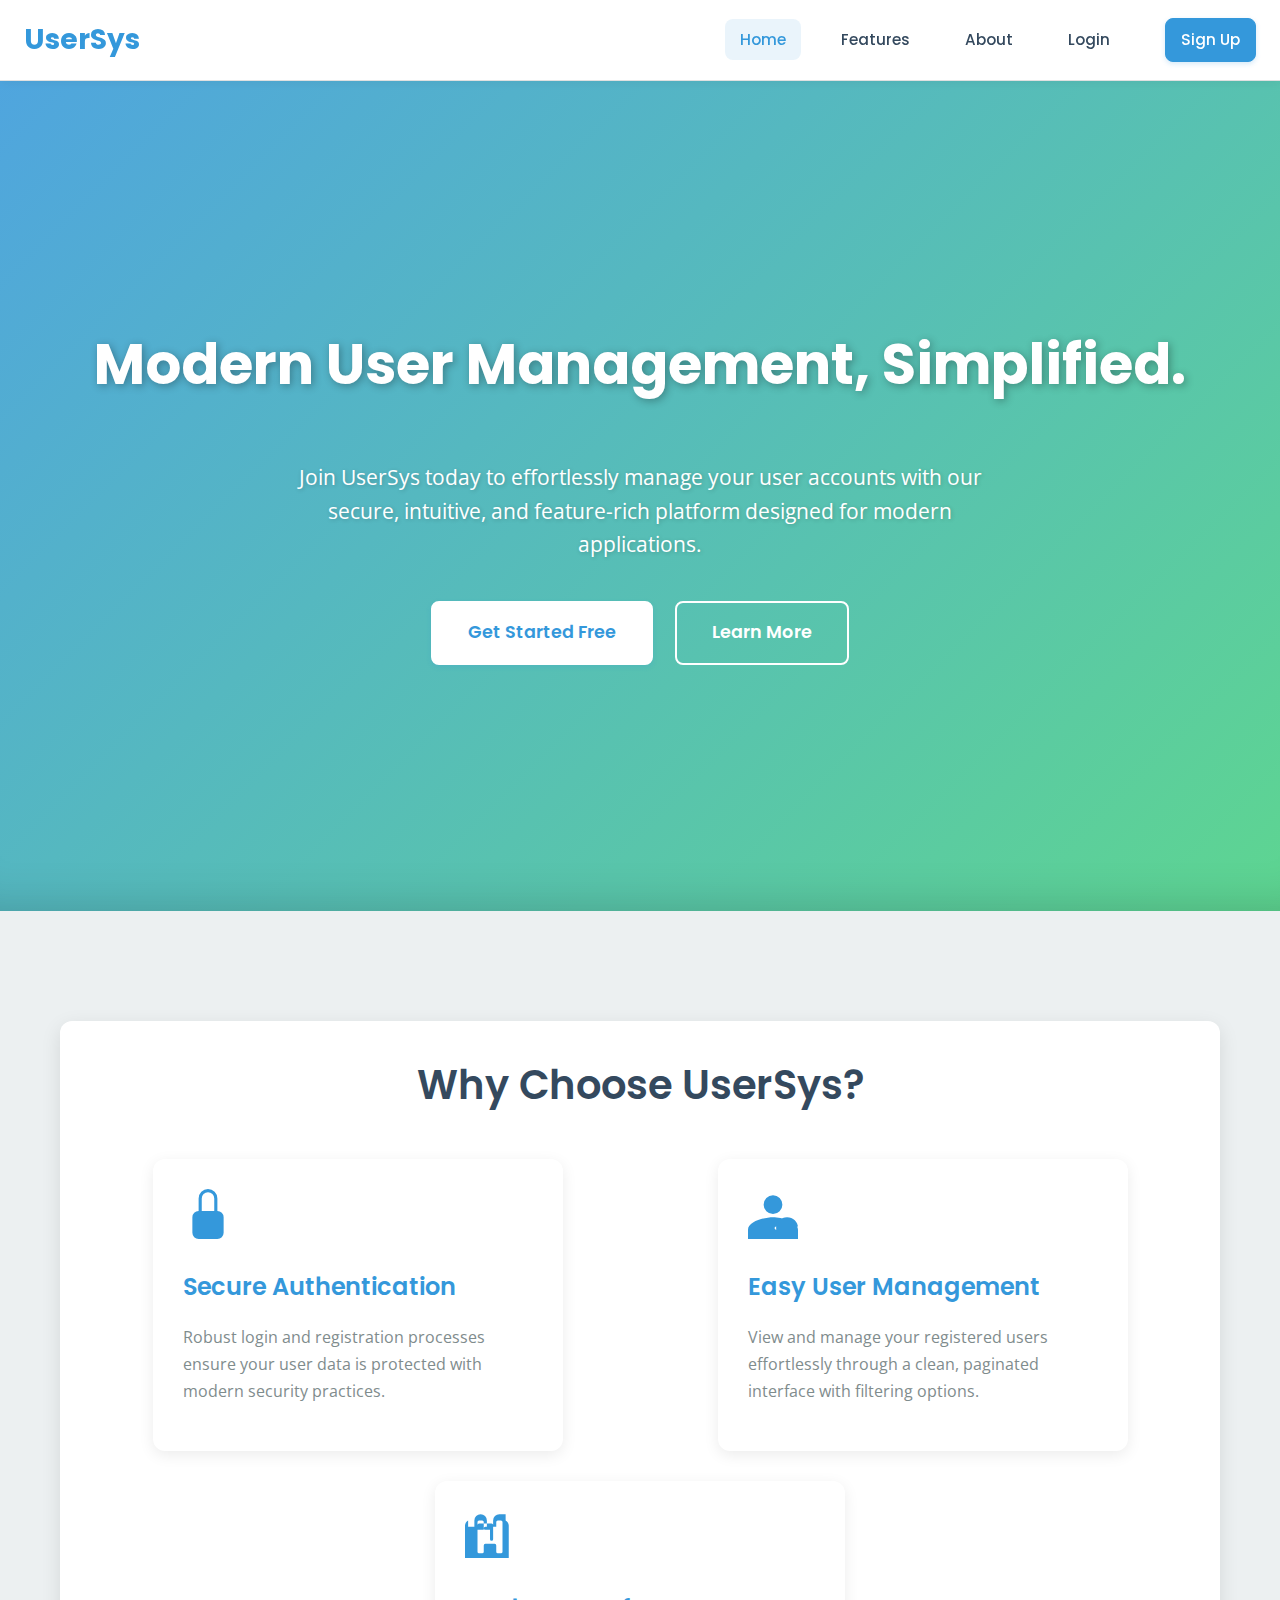
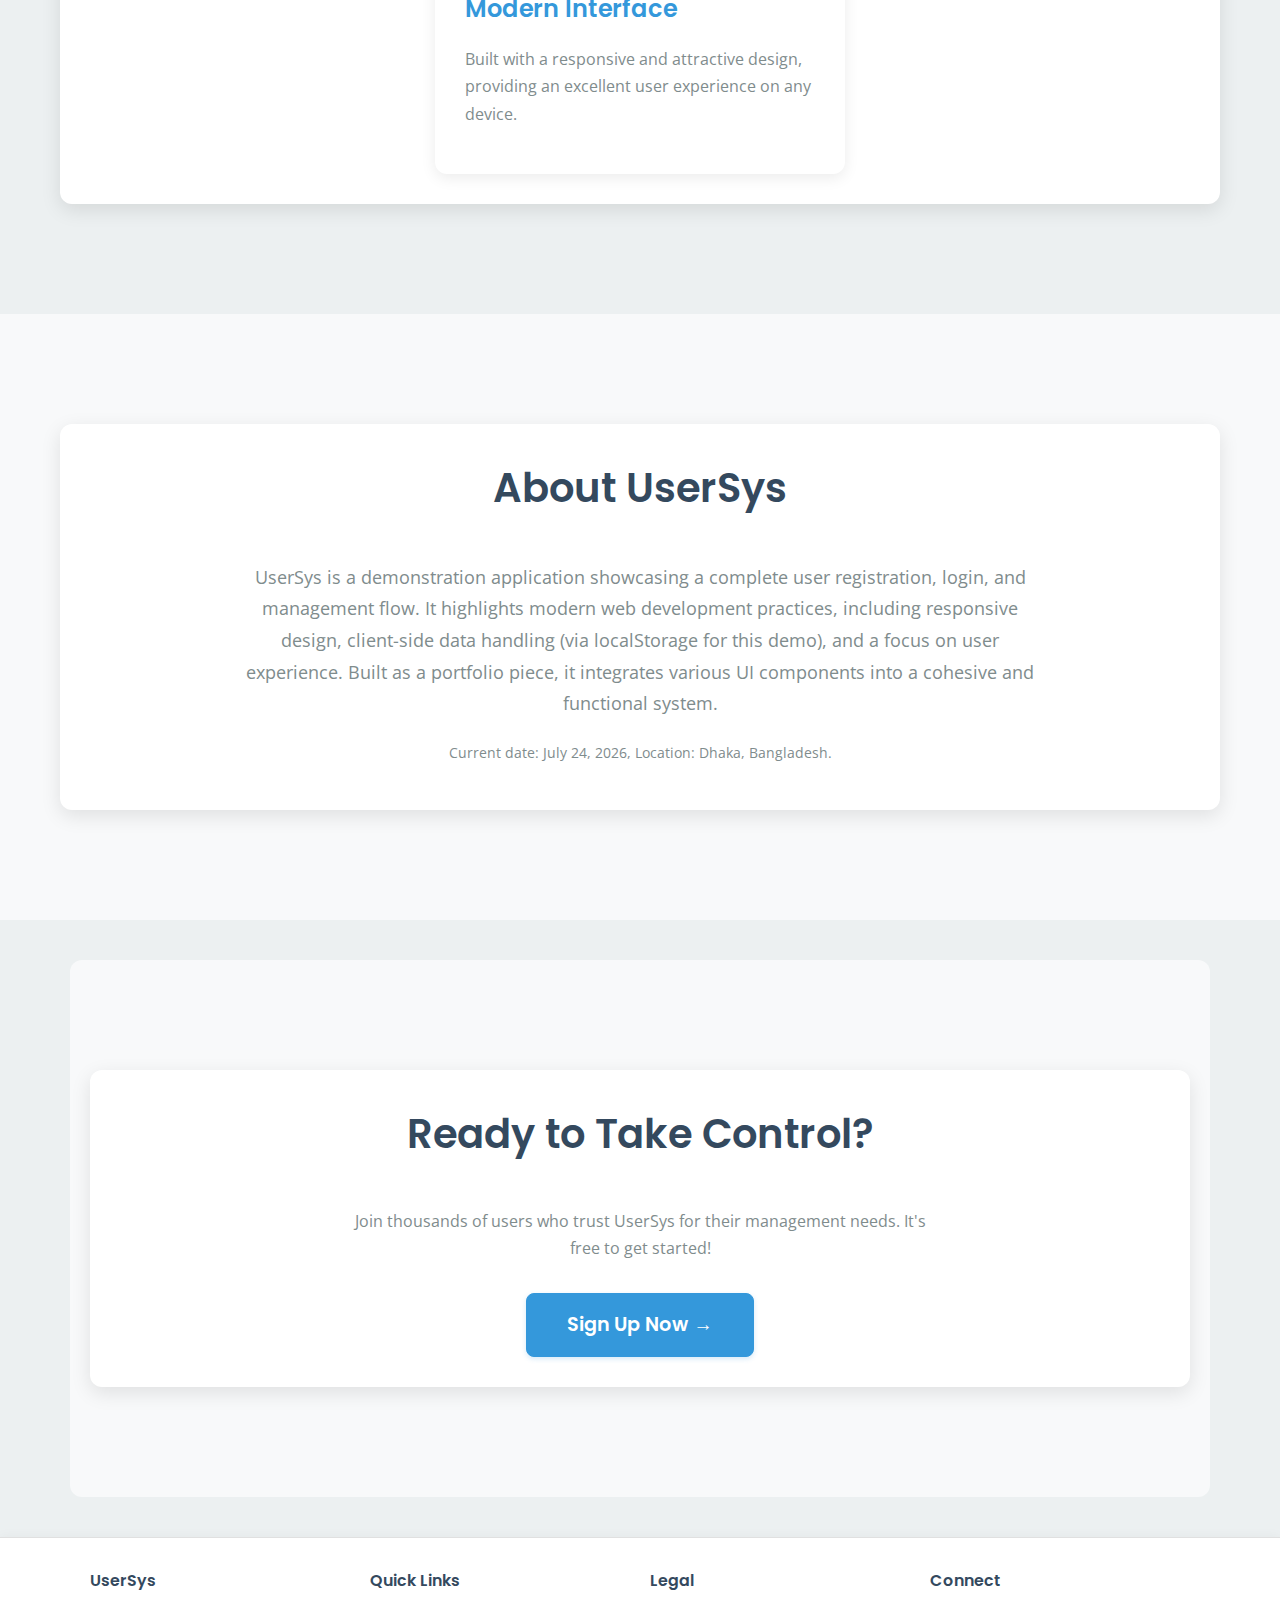
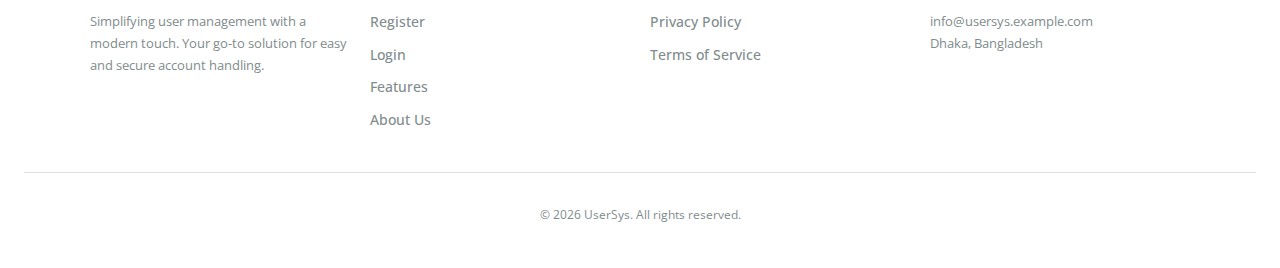
<file: index.html>
<!DOCTYPE html>
<html lang="en">
<head>
    <meta charset="UTF-8">
    <meta name="viewport" content="width=device-width, initial-scale=1.0">
    <title>Welcome to UserSys - Modern User Management</title>
    <link rel="stylesheet" href="css/style.css"> <style>
        /* Homepage-specific styles */
        .hero-section {
            background: linear-gradient(135deg, rgba(52, 152, 219, 0.85), rgba(46, 204, 113, 0.75)), url('https://images.unsplash.com/photo-1522071820081-009f0129c71c?ixlib=rb-4.0.3&ixid=M3wxMjA3fDB8MHxzZWFyY2h8NHx8dGVhbSUyMGNvbGxhYm9yYXRpb258ZW58MHx8MHx8fDA%3D&auto=format&fit=crop&w=1400&q=80') no-repeat center center;
            /* Replace with your own image or keep the gradient only */
            /* background: linear-gradient(135deg, var(--color-primary), var(--color-secondary)); */
            background-size: cover;
            color: #fff;
            padding: 100px 20px;
            text-align: center;
            min-height: 70vh; /* Ensure it takes a good portion of the viewport */
            display: flex;
            flex-direction: column;
            justify-content: center;
            align-items: center;
            box-shadow: inset 0 -50px 50px -50px rgba(0,0,0,0.2); /* Subtle inner shadow at bottom */
        }
        .hero-section h1 {
            font-size: 3.5em; /* Larger hero title */
            font-weight: 700;
            margin-bottom: 0.5em;
            color: #fff; /* Ensure white color for hero title */
            text-shadow: 2px 2px 8px rgba(0,0,0,0.3); /* Text shadow for readability */
        }
        .hero-section p {
            font-size: 1.3em; /* Larger hero subtitle */
            margin-bottom: 1.5em;
            max-width: 700px;
            line-height: 1.6;
            font-weight: 400;
            text-shadow: 1px 1px 4px rgba(0,0,0,0.2);
        }
        .hero-section .button {
            margin: 0.5em;
            padding: 15px 35px; /* Larger CTA buttons */
            font-size: 1.1em;
        }
        .hero-section .primary-button {
            background-color: var(--color-bg-container); /* White button */
            color: var(--color-primary); /* Blue text */
            border: 2px solid var(--color-bg-container);
        }
         .hero-section .primary-button:hover {
            background-color: transparent;
            color: var(--color-bg-container);
            border-color: var(--color-bg-container);
        }
        .hero-section .secondary-button {
            background-color: transparent;
            color: #fff;
            border: 2px solid #fff;
        }
        .hero-section .secondary-button:hover {
            background-color: #fff;
            color: var(--color-primary);
        }

        .features-section, .about-section, .cta-section {
            padding: 80px 20px; /* More vertical padding */
            text-align: center;
        }
        .features-section h2, .about-section h2, .cta-section h2 {
            font-size: 2.5em; /* Larger section titles */
            margin-bottom: 1em;
            color: var(--color-text);
        }
        .features-grid {
            display: flex;
            justify-content: space-around;
            flex-wrap: wrap;
            gap: 30px; /* Spacing between feature items */
            margin-top: 40px;
        }
        .feature-item {
            background-color: var(--color-bg-container);
            padding: 30px;
            border-radius: var(--border-radius-lg);
            box-shadow: var(--shadow-soft);
            flex: 1 1 300px; /* Flex properties for responsiveness */
            max-width: 350px;
            text-align: left; /* Align text left within feature item */
            transition: transform 0.3s ease, box-shadow 0.3s ease;
        }
        .feature-item:hover {
            transform: translateY(-10px);
            box-shadow: var(--shadow-medium);
        }
        .feature-item svg { /* Placeholder for icons */
            width: 50px;
            height: 50px;
            margin-bottom: 20px;
            color: var(--color-primary);
        }
        .feature-item h3 {
            font-size: 1.5em;
            margin-bottom: 0.5em;
            font-family: var(--font-primary);
            color: var(--color-primary);
        }
        .feature-item p {
            font-size: 1em;
            color: var(--color-text-light);
            line-height: 1.7;
        }
        .about-section p {
            font-size: 1.1em;
            max-width: 800px;
            margin-left: auto;
            margin-right: auto;
            color: var(--color-text-light);
            line-height: 1.8;
        }
        .cta-section {
            background-color: var(--color-bg-input); /* Light background for CTA */
            border-radius: var(--border-radius-lg);
            margin: 40px auto;
            max-width: 1100px; /* Match container width */
        }
        .cta-section .button {
            padding: 15px 40px;
            font-size: 1.2em;
        }

        /* Ensure navigation on homepage is styled correctly */
        .navigation .nav-links a.active-nav { /* Overwrite if any other page script adds it */
             background-color: transparent;
             color: var(--color-text); /* Default state for home */
        }
        /* Specific active state for homepage "Home" link if we add one */
         .navigation .nav-links a[href="index.html"].active-nav {
             color: var(--color-primary);
             background-color: rgba(52, 152, 219, 0.1);
         }

    </style>
</head>
<body>

    <nav class="navigation">
        <a href="index.html" class="nav-logo">UserSys</a>
        <ul class="nav-links">
            <li><a href="index.html" class="link-text active-nav">Home</a></li> <li><a href="#features-section" class="link-text">Features</a></li>
            <li><a href="#about-section" class="link-text">About</a></li>
            <li><a href="login.html" class="link-text">Login</a></li>
            <li><a href="register.html" class="button primary-button" style="padding: 8px 15px; margin-left: 15px;">Sign Up</a></li> </ul>
    </nav>

    <section class="hero-section">
        <h1>Modern User Management, Simplified.</h1>
        <p>Join UserSys today to effortlessly manage your user accounts with our secure, intuitive, and feature-rich platform designed for modern applications.</p>
        <div>
            <a href="register.html" class="button primary-button">Get Started Free</a>
            <a href="#features-section" class="button secondary-button">Learn More</a>
        </div>
    </section>

    <main> <section id="features-section" class="features-section">
            <div class="container"> <h2>Why Choose UserSys?</h2>
                <div class="features-grid">
                    <div class="feature-item">
                        <svg xmlns="http://www.w3.org/2000/svg" fill="currentColor" viewBox="0 0 16 16"> <path d="M8 1a2 2 0 0 1 2 2v4H6V3a2 2 0 0 1 2-2zm3 6V3a3 3 0 0 0-6 0v4a2 2 0 0 0-2 2v5a2 2 0 0 0 2 2h6a2 2 0 0 0 2-2V9a2 2 0 0 0-2-2z"/> </svg>
                        <h3>Secure Authentication</h3>
                        <p>Robust login and registration processes ensure your user data is protected with modern security practices.</p>
                    </div>
                    <div class="feature-item">
                        <svg xmlns="http://www.w3.org/2000/svg" fill="currentColor" viewBox="0 0 16 16"> <path d="M12.5 16a3.5 3.5 0 1 0 0-7 3.5 3.5 0 0 0 0 7Zm.5-5v1h3a.5.5 0 0 1 0 1h-3v1a.5.5 0 0 1-1 0v-1h-3a.5.5 0 0 1 0-1h3v-1a.5.5 0 0 1 1 0ZM8 8a3 3 0 1 0 0-6 3 3 0 0 0 0 6Zm0 1c-2.67 0-8 1.34-8 4v3h16v-3c0-2.66-5.33-4-8-4Z"/> </svg>
                        <h3>Easy User Management</h3>
                        <p>View and manage your registered users effortlessly through a clean, paginated interface with filtering options.</p>
                    </div>
                    <div class="feature-item">
                        <svg xmlns="http://www.w3.org/2000/svg" fill="currentColor" viewBox="0 0 16 16"> <path d="M11 1a2 2 0 0 0-2 2v2H7V3a2 2 0 0 0-4 0v2H1V3a2 2 0 0 0-1 1.732V15h14V4.732A2 2 0 0 0 13 3V1Zm-5.5 3h3a.5.5 0 0 1 .5.5V9a.5.5 0 0 1-1 0V6h-1.5a.5.5 0 0 1 0-1H10V3.5a.5.5 0 0 1 .5-.5h1a.5.5 0 0 1 .5.5V13a.5.5 0 0 1-.5.5h-1a.5.5 0 0 1-.5-.5v-2a.5.5 0 0 0-.5-.5h-3a.5.5 0 0 0-.5.5v2a.5.5 0 0 1-.5.5h-1a.5.5 0 0 1-.5-.5V3.5a.5.5 0 0 1 .5-.5h1a.5.5 0 0 1 .5.5V6H4V4.5a.5.5 0 0 1 .5-.5h1Z"/> </svg>
                        <h3>Modern Interface</h3>
                        <p>Built with a responsive and attractive design, providing an excellent user experience on any device.</p>
                    </div>
                </div>
            </div>
        </section>

        <section id="about-section" class="about-section" style="background-color: var(--color-bg-input);">
            <div class="container">
                <h2>About UserSys</h2>
                <p>UserSys is a demonstration application showcasing a complete user registration, login, and management flow. It highlights modern web development practices, including responsive design, client-side data handling (via localStorage for this demo), and a focus on user experience. Built as a portfolio piece, it integrates various UI components into a cohesive and functional system.</p>
                <p style="font-size: 0.9em; color: var(--color-text-light); margin-top: 20px;">Current date: <span id="current-date-display"></span>, Location: Dhaka, Bangladesh.</p>

            </div>
        </section>

        <section class="cta-section">
            <div class="container">
                <h2>Ready to Take Control?</h2>
                <p style="max-width: 600px; margin: 0 auto 30px auto; color: var(--color-text-light);">Join thousands of users who trust UserSys for their management needs. It's free to get started!</p>
                <a href="register.html" class="button primary-button">Sign Up Now &rarr;</a>
            </div>
        </section>
    </main>

    <footer class="footer">
        <div class="footer-content">
            <div class="footer-section">
                <h4>UserSys</h4>
                <p style="color: var(--color-text-light); font-size: 0.9em;">Simplifying user management with a modern touch. Your go-to solution for easy and secure account handling.</p>
            </div>
            <div class="footer-section">
                <h4>Quick Links</h4>
                <ul>
                    <li><a href="register.html" class="link-text">Register</a></li>
                    <li><a href="login.html" class="link-text">Login</a></li>
                    <li><a href="#features-section" class="link-text">Features</a></li>
                    <li><a href="#about-section" class="link-text">About Us</a></li>
                </ul>
            </div>
            <div class="footer-section">
                <h4>Legal</h4>
                <ul>
                    <li><a href="#" class="link-text">Privacy Policy</a></li>
                    <li><a href="#" class="link-text">Terms of Service</a></li>
                </ul>
            </div>
            <div class="footer-section">
                <h4>Connect</h4>
                <p style="color: var(--color-text-light); font-size: 0.9em;">
                    info@usersys.example.com<br>
                    Dhaka, Bangladesh
                </p>
                </div>
        </div>
        <div class="footer-bottom">
            <p>&copy; <span id="current-year"></span> UserSys. All rights reserved.</p>
        </div>
    </footer>

    <script src="js/ui.js"></script>
    <script>
        // Homepage specific UI script
        document.addEventListener('DOMContentLoaded', function() {
            // For active nav link on homepage
            const navLinks = document.querySelectorAll('.navigation .nav-links a');
            const homeLink = document.querySelector('.navigation .nav-links a[href="index.html"]');

            navLinks.forEach(link => link.classList.remove('active-nav')); // Clear all
            if (homeLink) {
                homeLink.classList.add('active-nav'); // Set home active
            }

            // Smooth scroll for anchor links
            document.querySelectorAll('a[href^="#"]').forEach(anchor => {
                anchor.addEventListener('click', function (e) {
                    e.preventDefault();
                    const targetId = this.getAttribute('href');
                    const targetElement = document.querySelector(targetId);
                    if (targetElement) {
                        targetElement.scrollIntoView({
                            behavior: 'smooth'
                        });
                    }
                });
            });

            // Display current date in About section
            const dateDisplay = document.getElementById('current-date-display');
            if (dateDisplay) {
                const today = new Date();
                const options = { year: 'numeric', month: 'long', day: 'numeric' };
                dateDisplay.textContent = today.toLocaleDateString('en-US', options); // Adjust locale as needed
            }
        });
    </script>
</body>
</html>
</file>
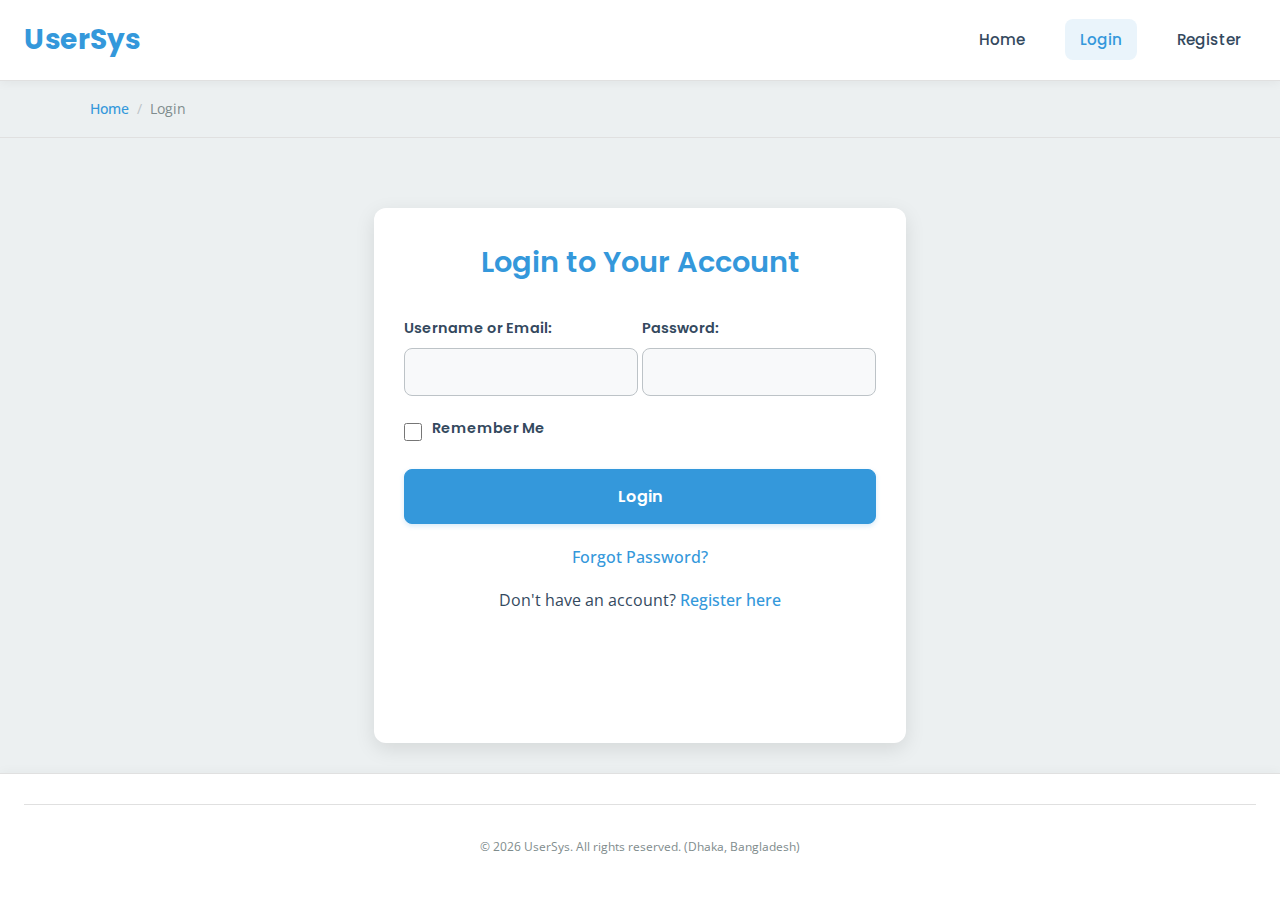
<file: login.html>
<!DOCTYPE html>
<html lang="en">
<head>
    <meta charset="UTF-8">
    <meta name="viewport" content="width=device-width, initial-scale=1.0">
    <title>Login - User Management</title>
    <link rel="stylesheet" href="css/style.css">
</head>
<body>
    <nav class="navigation">
        <a href="index.html" class="nav-logo">UserSys</a>
        <ul class="nav-links">
            <li><a href="index.html" class="link-text">Home</a></li>
            <li><a href="login.html" class="link-text active-nav">Login</a></li>
            <li><a href="register.html" class="link-text">Register</a></li>
        </ul>
    </nav>

    <div class="breadcrumbs-container">
        <ul class="breadcrumbs">
            <li><a href="#" class="link-text">Home</a></li>
            <li>Login</li>
        </ul>
    </div>

    <main class="container auth-container">
        <h1>Login to Your Account</h1>
        <form id="login-form">
            <div id="login-message" class="message" style="display:none;"></div>

            <div class="form-group tooltip-trigger">
                <label for="login-identifier">Username or Email:</label>
                <input type="text" id="login-identifier" class="text-input" required>
                <span class="tooltip-text bottom">Enter your registered username or email.</span>
            </div>

            <div class="form-group tooltip-trigger">
                <label for="login-password">Password:</label>
                <input type="password" id="login-password" class="text-input" required>
                <span class="tooltip-text bottom">Enter your password. Case-sensitive.</span>
            </div>

            <div class="form-group">
                <div class="checkbox-group">
                    <input type="checkbox" id="remember-me" name="remember-me" class="checkbox-input">
                    <label for="remember-me" class="checkbox-label">Remember Me</label>
                </div>
            </div>

            <div class="form-group">
                <button type="submit" class="button primary-button full-width">Login</button>
            </div>
        </form>
        <p class="text-center">
            <a href="#" class="link-text">Forgot Password?</a>
        </p>
        <p class="text-center">
            Don't have an account? <a href="register.html" class="link-text">Register here</a>
        </p>
    </main>

    <footer class="footer">
        <div class="footer-bottom">
            <p>&copy; <span id="current-year"></span> UserSys. All rights reserved. (Dhaka, Bangladesh)</p>
        </div>
    </footer>

    <script src="js/auth.js"></script>
    <script src="js/ui.js"></script>
</body>
</html>
</file>
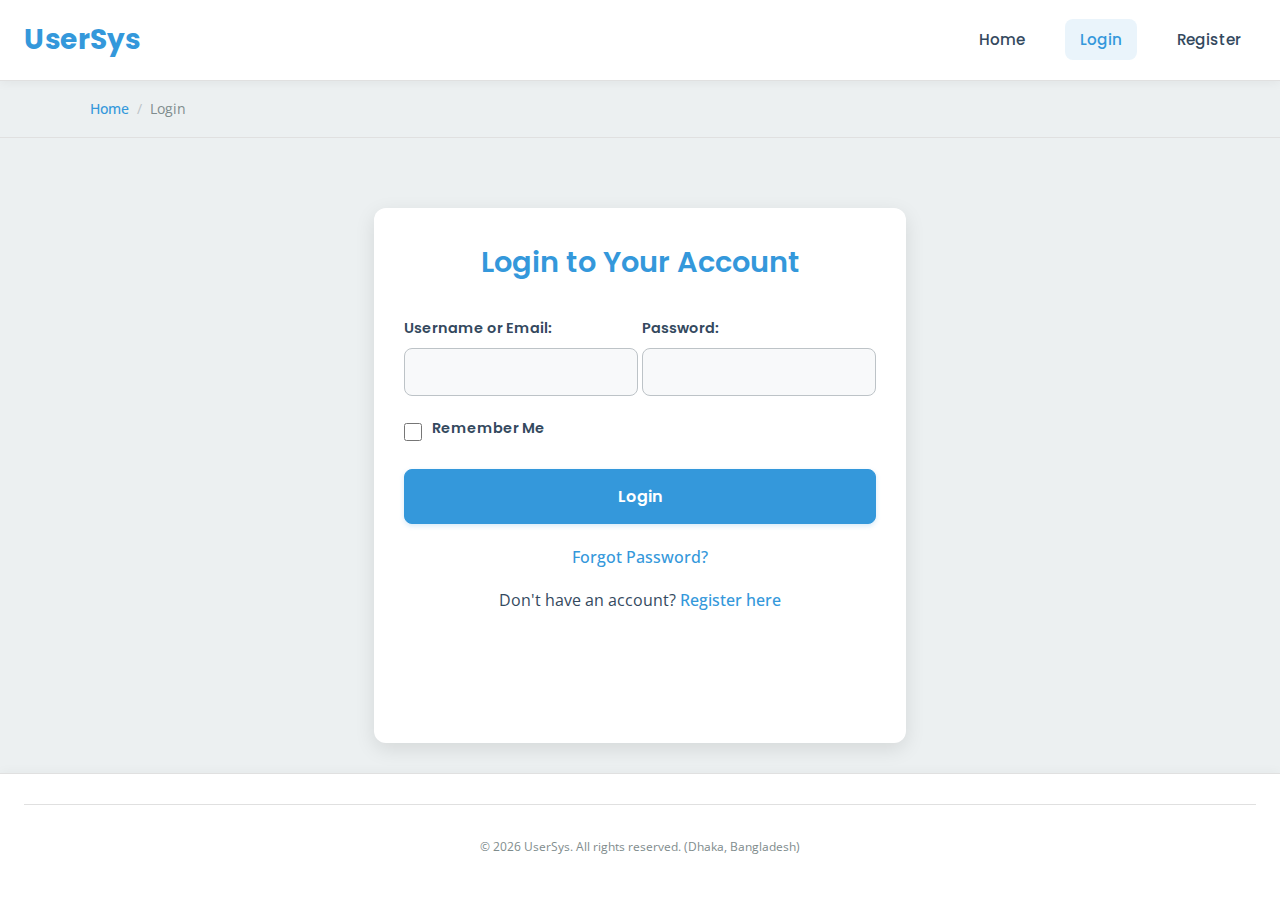
<file: profile.html>
<!DOCTYPE html>
<html lang="en">
<head>
    <meta charset="UTF-8">
    <meta name="viewport" content="width=device-width, initial-scale=1.0">
    <title>User Profile - UserSys</title>
    <link rel="stylesheet" href="css/style.css">
    <style>
        .profile-container {
            background-color: var(--color-bg-container);
            padding: 30px;
            border-radius: var(--border-radius-lg);
            box-shadow: var(--shadow-medium);
            max-width: 800px;
            margin: 30px auto;
        }
        .profile-header {
            text-align: center;
            margin-bottom: 30px;
            border-bottom: 1px solid var(--color-border-light);
            padding-bottom: 20px;
        }
        .profile-header h1 {
            color: var(--color-primary);
            font-size: 2.2em;
            margin-bottom: 5px;
        }
        .profile-header .username-display {
            font-size: 1.2em;
            color: var(--color-text-light);
        }
        .profile-details {
            display: grid;
            grid-template-columns: repeat(auto-fit, minmax(250px, 1fr)); /* Responsive grid */
            gap: 25px;
        }
        .detail-item {
            background-color: var(--color-bg-input); /* Light background for items */
            padding: 15px;
            border-radius: var(--border-radius-md);
            border: 1px solid var(--color-border-light);
        }
        .detail-item strong {
            display: block;
            font-family: var(--font-primary);
            color: var(--color-text);
            margin-bottom: 8px;
            font-size: 0.95em;
        }
        .detail-item span {
            font-size: 1em;
            color: var(--color-text-light);
        }
        .profile-actions {
            margin-top: 30px;
            text-align: center;
        }
        .profile-actions .button {
            margin: 0 10px;
        }
        #profile-not-found {
            text-align: center;
            padding: 40px;
            font-size: 1.2em;
            color: var(--color-error);
        }
    </style>
</head>
<body>
    <nav class="navigation">
        <a href="index.html" class="nav-logo">UserSys</a>
        <ul class="nav-links">
            <li><a href="users.html" class="link-text">Users</a></li>
            <li><a href="#" id="logout-link" class="link-text">Logout</a></li>
        </ul>
    </nav>

    <div class="breadcrumbs-container">
        <ul class="breadcrumbs">
            <li><a href="index.html" class="link-text">Home</a></li>
            <li><a href="users.html" class="link-text">Users</a></li>
            <li id="breadcrumb-profile-name">Profile</li> </ul>
    </div>

    <main>
        <div id="profile-view-container" class="profile-container" style="display: none;">
            <div class="profile-header">
                <h1 id="profile-fullname"></h1>
                <p class="username-display">@<span id="profile-username"></span></p>
            </div>

            <div class="profile-details">
                <div class="detail-item">
                    <strong>Email Address:</strong>
                    <span id="profile-email"></span>
                </div>
                <div class="detail-item">
                    <strong>Date of Birth:</strong>
                    <span id="profile-dob"></span>
                </div>
                <div class="detail-item">
                    <strong>Gender:</strong>
                    <span id="profile-gender"></span>
                </div>
                <div class="detail-item">
                    <strong>Address:</strong>
                    <span id="profile-address">N/A</span>
                </div>
                <div class="detail-item">
                    <strong>City:</strong>
                    <span id="profile-city">N/A</span>
                </div>
                <div class="detail-item">
                    <strong>Newsletter Subscription:</strong>
                    <span id="profile-newsletter"></span>
                </div>
                 <div class="detail-item">
                    <strong>User ID:</strong>
                    <span id="profile-id" style="font-size: 0.8em; color: var(--color-text-placeholder)"></span>
                </div>
            </div>

            <div class="profile-actions">
                <a href="users.html" class="button secondary-button">&larr; Back to User List</a>
            </div>
        </div>
        <div id="profile-not-found" class="container" style="display: none;">
            <h2>User Not Found</h2>
            <p>The profile you are trying to view does not exist or you do not have permission to view it.</p>
            <a href="users.html" class="button primary-button">&larr; Back to User List</a>
        </div>
    </main>

    <footer class="footer">
        <div class="footer-content">
            <div class="footer-section">
                <h4>Quick Links</h4>
                <ul>
                    <li><a href="users.html" class="link-text">User List</a></li>
                    <li><a href="#" class="link-text">Help Center</a></li>
                </ul>
            </div>
             <div class="footer-section">
                <h4>Account</h4>
                <ul>
                    <li><a href="#" id="footer-logout-link" class="link-text">Logout</a></li>
                </ul>
            </div>
        </div>
        <div class="footer-bottom">
            <p>&copy; <span id="current-year"></span> UserSys. All rights reserved. (Dhaka, Bangladesh)</p>
        </div>
    </footer>

    <script src="js/auth.js"></script> <script src="js/profile.js"></script>
    <script src="js/ui.js"></script> </body>
</html>
</file>
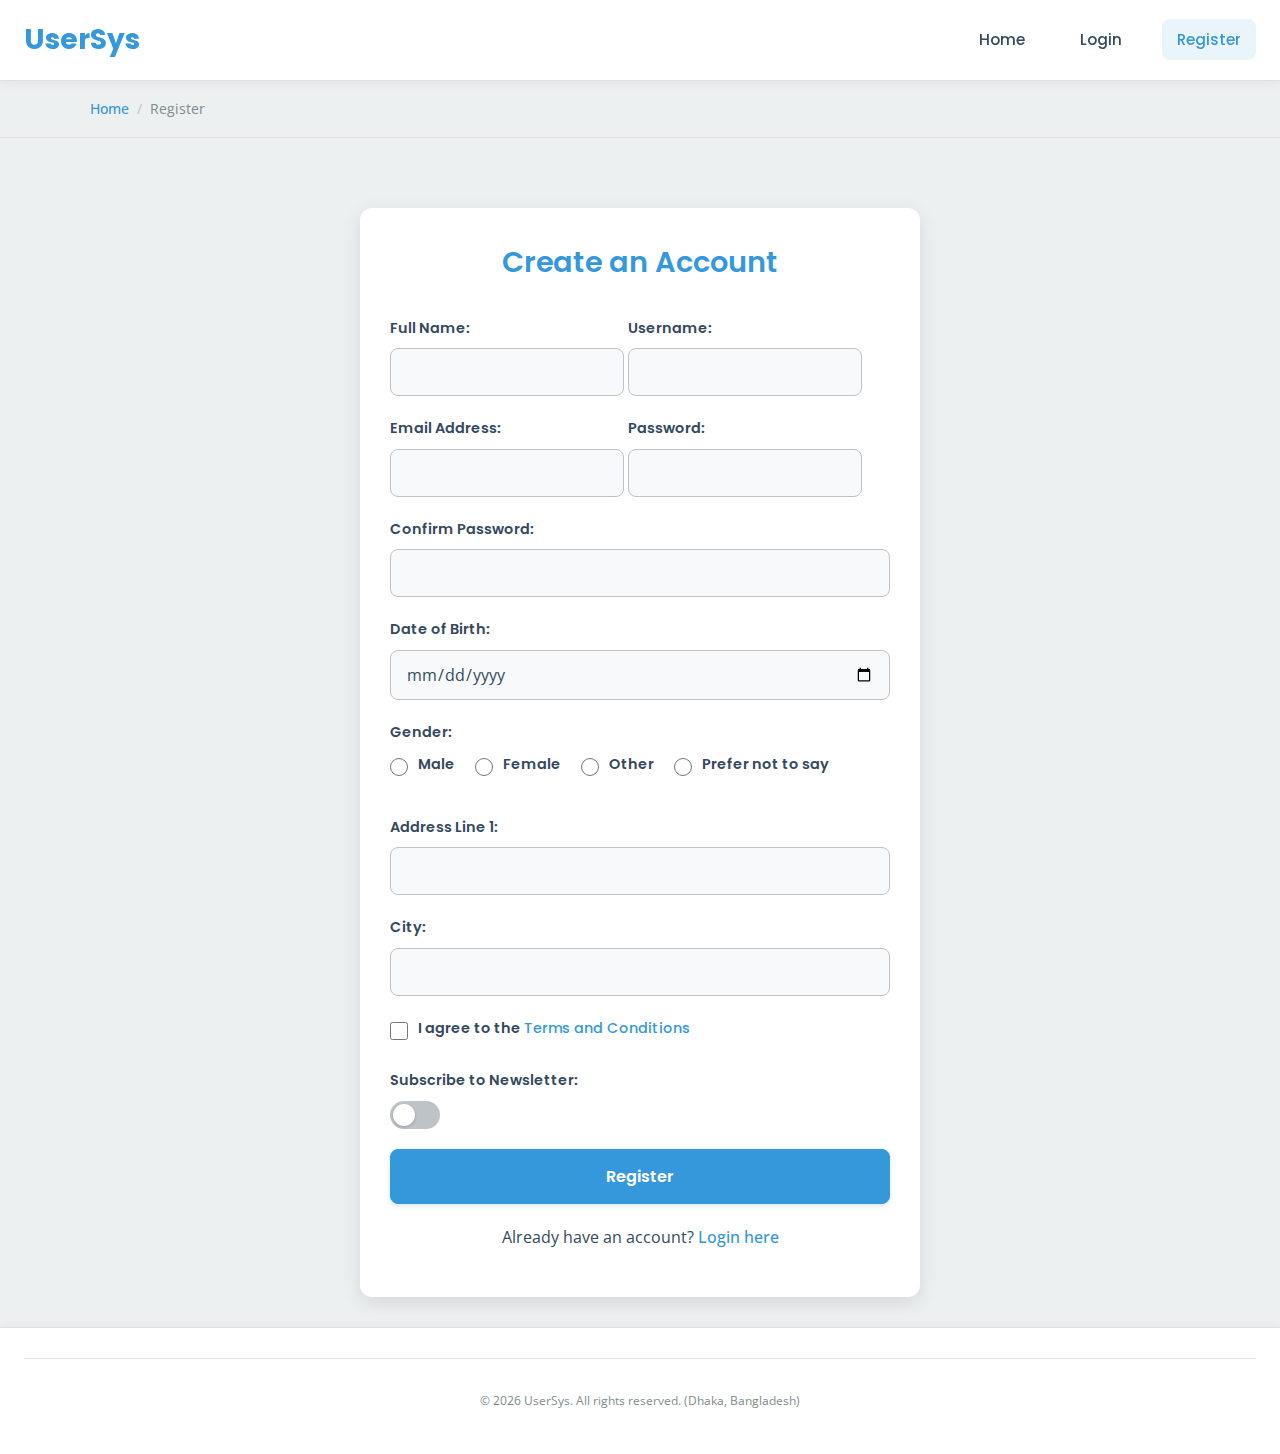
<file: register.html>
<!DOCTYPE html>
<html lang="en">
<head>
    <meta charset="UTF-8">
    <meta name="viewport" content="width=device-width, initial-scale=1.0">
    <title>Register - User Management</title>
    <link rel="stylesheet" href="css/style.css">
</head>
<body>
    <nav class="navigation">
        <a href="index.html" class="nav-logo">UserSys</a>
        <ul class="nav-links">
            <li><a href="index.html" class="link-text">Home</a></li>
            <li><a href="login.html" class="link-text">Login</a></li>
            <li><a href="register.html" class="link-text active-nav">Register</a></li>
        </ul>
    </nav>

    <div class="breadcrumbs-container">
        <ul class="breadcrumbs">
            <li><a href="index.html" class="link-text">Home</a></li>
            <li>Register</li>
        </ul>
    </div>

    <main class="container auth-container">
        <h1>Create an Account</h1>
        <form id="register-form">
            <div id="register-message" class="message" style="display:none;"></div>

            <div class="form-group tooltip-trigger">
                <label for="fullname">Full Name:</label>
                <input type="text" id="fullname" class="text-input" required>
                <span class="tooltip-text bottom">Enter your full name as it appears on official documents.</span>
            </div>

            <div class="form-group tooltip-trigger">
                <label for="username">Username:</label>
                <input type="text" id="username" class="text-input" required minlength="4">
                <span class="tooltip-text bottom">Minimum 4 characters, alphanumeric.</span>
            </div>

            <div class="form-group tooltip-trigger">
                <label for="email">Email Address:</label>
                <input type="email" id="email" class="text-input" required>
                <span class="tooltip-text bottom">A valid email address is required for account verification.</span>
            </div>

            <div class="form-group tooltip-trigger">
                <label for="password">Password:</label>
                <input type="password" id="password" class="text-input" required minlength="6">
                <span class="tooltip-text bottom">Minimum 6 characters. Include uppercase, lowercase, and numbers for better security.</span>
            </div>

            <div class="form-group">
                <label for="confirm-password">Confirm Password:</label>
                <input type="password" id="confirm-password" class="text-input" required>
            </div>

            <div class="form-group">
                <label for="dob">Date of Birth:</label>
                <input type="date" id="dob" class="date-picker-input" required>
            </div>

            <div class="form-group">
                <label>Gender:</label>
                <div class="radio-group-container">
                    <div class="radio-group">
                        <input type="radio" id="gender-male" name="gender" class="radio-input" value="Male" required>
                        <label for="gender-male" class="radio-label">Male</label>
                    </div>
                    <div class="radio-group">
                        <input type="radio" id="gender-female" name="gender" class="radio-input" value="Female">
                        <label for="gender-female" class="radio-label">Female</label>
                    </div>
                    <div class="radio-group">
                        <input type="radio" id="gender-other" name="gender" class="radio-input" value="Other">
                        <label for="gender-other" class="radio-label">Other</label>
                    </div>
                     <div class="radio-group">
                        <input type="radio" id="gender-na" name="gender" class="radio-input" value="Prefer not to say">
                        <label for="gender-na" class="radio-label">Prefer not to say</label>
                    </div>
                </div>
            </div>
             <div class="form-group">
                <label for="address">Address Line 1:</label>
                <input type="text" id="address" class="text-input">
            </div>

            <div class="form-group">
                <label for="city">City:</label>
                <input type="text" id="city" class="text-input">
            </div>


            <div class="form-group">
                <div class="checkbox-group">
                    <input type="checkbox" id="terms" name="terms" class="checkbox-input" required>
                    <label for="terms" class="checkbox-label">I agree to the <a href="#" class="link-text">Terms and Conditions</a></label>
                </div>
            </div>

            <div class="form-group">
                <label for="newsletter-toggle">Subscribe to Newsletter:</label>
                <label class="toggle-switch">
                    <input type="checkbox" id="newsletter-toggle" class="toggle-input">
                    <span class="toggle-slider"></span>
                </label>
            </div>

            <div class="form-group">
                <button type="submit" class="button primary-button full-width">Register</button>
            </div>
        </form>
        <p class="text-center">
            Already have an account? <a href="login.html" class="link-text">Login here</a>
        </p>
    </main>

    <footer class="footer">
        <div class="footer-bottom">
             <p>&copy; <span id="current-year"></span> UserSys. All rights reserved. (Dhaka, Bangladesh)</p>
        </div>
    </footer>

    <script src="js/auth.js"></script>
    <script src="js/ui.js"></script>
</body>
</html>
</file>
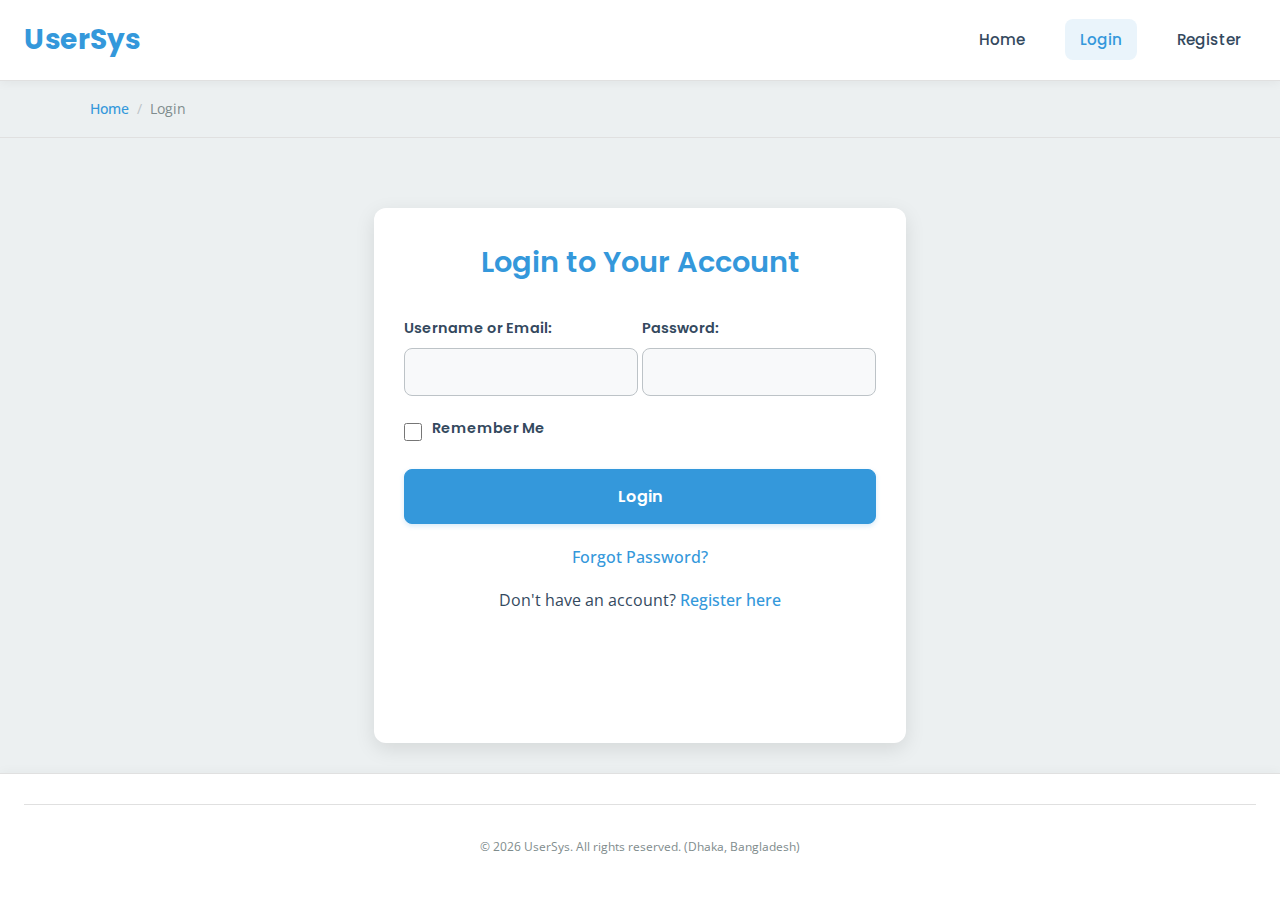
<file: users.html>
<!DOCTYPE html>
<html lang="en">
<head>
    <meta charset="UTF-8">
    <meta name="viewport" content="width=device-width, initial-scale=1.0">
    <title>User List - User Management</title>
    <link rel="stylesheet" href="css/style.css">
</head>
<body>
    <nav class="navigation">
        <a href="index.html" class="nav-logo">UserSys</a>
        <ul class="nav-links">
            <li><a href="users.html" class="link-text active-nav">Users</a></li>
            <li><a href="#" id="logout-link" class="link-text">Logout</a></li>
        </ul>
    </nav>

    <div class="breadcrumbs-container">
        <ul class="breadcrumbs">
            <li><a href="index.html" class="link-text">Home</a></li>
            <li>Users</li>
        </ul>
    </div>

    <main class="container">
        <div class="user-list-header">
            <h1>Registered Users</h1>
            <div id="welcome-message" class="welcome-message"></div>
        </div>

        <div class="accordion">
            <div class="accordion-item">
                <button class="accordion-header button">
                    <svg xmlns="http://www.w3.org/2000/svg" width="16" height="16" fill="currentColor" class="bi bi-funnel" viewBox="0 0 16 16">
                        <path d="M1.5 1.5A.5.5 0 0 1 2 1h12a.5.5 0 0 1 .5.5v2a.5.5 0 0 1-.128.334L10 8.692V13.5a.5.5 0 0 1-.342.474l-3 1A.5.5 0 0 1 6 14.5V8.692L1.628 3.834A.5.5 0 0 1 1.5 3.5zM2 2v1.586l3.293 3.293A1 1 0 0 1 6 7.586V14l3-1V7.586a1 1 0 0 1 .707-.293L14 4.586V2z"/>
                    </svg>
                    Filter Users (Optional)
                </button>
                <div class="accordion-content">
                    <div class="form-group">
                        <label for="filter-name">Filter by Name:</label>
                        <input type="text" id="filter-name" class="text-input" placeholder="Enter Full name or Username to filter">
                    </div>
                    <div class="form-group">
                        <button id="apply-filter-btn" class="button secondary-button">Apply Filter</button>
                        <button id="clear-filter-btn" class="button">Clear Filter</button>
                    </div>
                </div>
            </div>
        </div>
        <div class="table-container">
            <table id="user-table">
                <thead>
                    <tr>
                        <th>Full Name</th>
                        <th>Username</th>
                        <th>Email</th>
                        <th>Date of Birth</th>
                        <th>Gender</th>
                        <th>City</th>
                    </tr>
                </thead>
                <tbody id="user-table-body">
                    </tbody>
            </table>
        </div>
        <div id="no-users-message" style="display:none; text-align:center; padding: 20px;">No users found.</div>

        <nav class="pagination" id="pagination-controls" aria-label="User list navigation">
            </nav>
    </main>

    <footer class="footer">
        <div class="footer-content">
            <div class="footer-section">
                <h4>Quick Links</h4>
                <ul>
                    <li><a href="#" class="link-text">Profile Settings</a></li>
                    <li><a href="#" class="link-text">Help Center</a></li>
                </ul>
            </div>
             <div class="footer-section">
                <h4>Account</h4>
                <ul>
                    <li><a href="#" id="footer-logout-link" class="link-text">Logout</a></li>
                </ul>
            </div>
        </div>
        <div class="footer-bottom">
            <p>&copy; <span id="current-year"></span> UserSys. All rights reserved. (Dhaka, Bangladesh)</p>
        </div>
    </footer>
    <script src="js/auth.js"></script>
    <script src="js/users_list.js"></script>
    <script src="js/ui.js"></script>
</body>
</html>
</file>
<file: css/style.css>
/* --- Google Fonts Import --- */
@import url('https://fonts.googleapis.com/css2?family=Poppins:wght@400;500;600;700&family=Open+Sans:wght@400;600&display=swap');

/* --- CSS Variables (Color Palette & Fonts) --- */
:root {
    --font-primary: 'Poppins', sans-serif;
    --font-secondary: 'Open Sans', sans-serif;

    --color-primary: #3498db; /* Vibrant Blue */
    --color-primary-dark: #2980b9;
    --color-secondary: #2ecc71; /* Friendly Green */
    --color-secondary-dark: #27ae60;

    --color-text: #34495e; /* Dark Desaturated Blue */
    --color-text-light: #7f8c8d; /* Gray */
    --color-text-placeholder: #95a5a6;

    --color-bg-body: #ecf0f1; /* Very Light Gray */
    --color-bg-container: #ffffff; /* White */
    --color-bg-input: #f8f9fa; /* Slightly Off-White for Inputs */

    --color-border: #bdc3c7; /* Light Gray Border */
    --color-border-light: #e0e0e0;

    --color-success: #2ecc71;
    --color-error: #e74c3c; /* Red */
    --color-warning: #f39c12; /* Yellow/Orange */

    --shadow-soft: 0 4px 15px rgba(0, 0, 0, 0.08);
    --shadow-medium: 0 6px 20px rgba(0, 0, 0, 0.1);
    --border-radius-sm: 4px;
    --border-radius-md: 8px;
    --border-radius-lg: 12px;
}

/* --- General Styles --- */
body {
    font-family: var(--font-secondary);
    margin: 0;
    line-height: 1.7; /* Improved line height for readability */
    background-color: var(--color-bg-body);
    color: var(--color-text);
    display: flex;
    flex-direction: column;
    min-height: 100vh;
    -webkit-font-smoothing: antialiased; /* Smoother fonts */
    -moz-osx-font-smoothing: grayscale;
}

.container {
    flex-grow: 1;
    max-width: 1100px; /* Slightly wider for modern layouts */
    margin: 30px auto; /* More vertical margin */
    padding: 30px;   /* More padding */
    background-color: var(--color-bg-container);
    border-radius: var(--border-radius-lg); /* Softer, larger radius */
    box-shadow: var(--shadow-medium);
}

.auth-container {
    max-width: 500px; /* Keep auth forms concise */
    margin-top: 50px; /* More top margin for standalone feel */
}

h1, h2, h3, h4, h5, h6 {
    font-family: var(--font-primary);
    color: var(--color-text);
    margin-top: 0;
    margin-bottom: 0.75em; /* Adjusted margin */
    font-weight: 600; /* Bolder headings */
}
h1 {
    font-size: 2.25em; /* Slightly larger H1 */
    text-align: center;
    margin-bottom: 1em;
    color: var(--color-primary);
}
.auth-container h1 {
    font-size: 1.8em;
}

p {
    margin-bottom: 1em;
}

/* --- Link Text --- */
.link-text {
    color: var(--color-primary);
    text-decoration: none;
    font-weight: 500; /* Slightly bolder links */
    transition: color 0.2s ease;
}
.link-text:hover, .link-text:focus {
    color: var(--color-primary-dark);
    text-decoration: underline;
}

/* --- Navigation --- */
.navigation {
    background-color: var(--color-bg-container);
    padding: 1rem 1.5rem;
    display: flex;
    justify-content: space-between;
    align-items: center;
    box-shadow: 0 2px 10px rgba(0, 0, 0, 0.05); /* Softer shadow */
    position: sticky;
    top: 0;
    z-index: 1000;
    border-bottom: 1px solid var(--color-border-light);
}
.nav-logo {
    font-family: var(--font-primary);
    font-size: 1.75em;
    font-weight: 700; /* Extra bold logo */
    color: var(--color-primary);
    text-decoration: none;
}
.nav-links {
    list-style: none;
    padding: 0;
    margin: 0;
    display: flex;
    align-items: center;
}
.nav-links li {
    margin-left: 25px; /* More spacing */
}
.nav-links a {
    font-family: var(--font-primary);
    color: var(--color-text);
    font-weight: 500;
    padding: 10px 15px; /* More padding for a larger click area */
    border-radius: var(--border-radius-md);
    transition: background-color 0.2s ease, color 0.2s ease;
    font-size: 0.95em;
}
.nav-links a.active-nav,
.nav-links a:hover {
    color: var(--color-primary);
    background-color: rgba(52, 152, 219, 0.1); /* Light primary background */
}

/* --- Breadcrumbs --- */
.breadcrumbs-container {
    background-color: transparent; /* Cleaner look */
    padding: 1rem 1.5rem;
    border-bottom: 1px solid var(--color-border-light);
    margin-bottom: 20px;
}
.breadcrumbs {
    max-width: 1100px;
    margin: 0 auto;
    list-style: none;
    padding: 0;
    display: flex;
    font-size: 0.9em;
    color: var(--color-text-light);
}
.breadcrumbs li:not(:last-child)::after {
    content: "/"; /* Modern separator */
    margin: 0 8px; /* More space around separator */
    color: var(--color-border);
}
.breadcrumbs li a {
    color: var(--color-primary);
}

/* --- Accordion --- */
.accordion {
    margin-bottom: 25px;
}
.accordion-item {
    margin-bottom: 10px;
    border: 1px solid var(--color-border-light);
    border-radius: var(--border-radius-md);
    overflow: hidden;
    box-shadow: 0 2px 5px rgba(0,0,0,0.03); /* Subtle shadow for items */
}
.accordion-header {
    background-color: var(--color-bg-container);
    color: var(--color-text);
    cursor: pointer;
    padding: 15px 20px; /* More padding */
    width: 100%;
    text-align: left;
    border: none;
    outline: none;
    font-size: 1.05em; /* Slightly larger header text */
    font-weight: 600;
    font-family: var(--font-primary);
    transition: background-color 0.2s ease;
    display: flex;
    align-items: center;
    justify-content: space-between; /* Pushes icon to the right */
}
.accordion-header svg {
    margin-right: 0; /* No margin needed if using justify-content */
    transition: transform 0.3s ease;
}
.accordion-header.active svg {
    transform: rotate(180deg); /* Rotate icon when active */
}
.accordion-header:hover {
    background-color: rgba(52, 152, 219, 0.05); /* Light primary hover */
}
.accordion-header.active {
    background-color: rgba(52, 152, 219, 0.1);
    color: var(--color-primary);
}
.accordion-content {
    padding: 0 20px;
    background-color: var(--color-bg-container);
    max-height: 0;
    overflow: hidden;
    transition: max-height 0.3s ease-out, padding 0.3s ease-out;
    border-top: 1px solid var(--color-border-light); /* Separator */
}
.accordion-header.active + .accordion-content {
    padding: 20px;
}

/* --- Button Styles --- */
.button {
    display: inline-block;
    padding: 12px 25px; /* Generous padding */
    font-size: 1em;
    font-weight: 600;
    font-family: var(--font-primary);
    cursor: pointer;
    text-align: center;
    text-decoration: none;
    outline: none;
    border-radius: var(--border-radius-md); /* Consistent rounded corners */
    transition: background-color 0.2s ease, border-color 0.2s ease, box-shadow 0.2s ease, transform 0.1s ease;
    border: 1px solid transparent; /* Base border */
    user-select: none; /* Prevent text selection */
}
.button:active {
    transform: translateY(1px); /* Subtle press effect */
}
.button.primary-button {
    background-color: var(--color-primary);
    border-color: var(--color-primary);
    color: #fff;
    box-shadow: 0 2px 5px rgba(52, 152, 219, 0.2); /* Subtle shadow for primary */
}
.button.primary-button:hover, .button.primary-button:focus {
    background-color: var(--color-primary-dark);
    border-color: var(--color-primary-dark);
    box-shadow: 0 4px 10px rgba(52, 152, 219, 0.3);
}
.button.secondary-button {
    background-color: var(--color-bg-input);
    border-color: var(--color-border);
    color: var(--color-text);
}
.button.secondary-button:hover, .button.secondary-button:focus {
    background-color: #e9ecef; /* Slightly darker */
    border-color: #adb5bd;
    color: var(--color-text);
}
/* Ghost button style (example, if needed) */
.button.ghost-button {
    background-color: transparent;
    border-color: var(--color-primary);
    color: var(--color-primary);
}
.button.ghost-button:hover, .button.ghost-button:focus {
    background-color: rgba(52, 152, 219, 0.1);
}
.button.full-width {
    width: 100%;
    padding: 14px; /* Slightly larger for full-width */
}

/* --- Form Elements --- */
.form-group {
    margin-bottom: 20px; /* More spacing between groups */
}
.form-group label {
    display: block;
    margin-bottom: 8px; /* More space below label */
    font-weight: 600; /* Bolder labels */
    font-size: 0.9em;
    font-family: var(--font-primary);
    color: var(--color-text);
}
.text-input,
.date-picker-input,
select.text-input /* If you add select elements */ {
    width: 100%; /* Make inputs full width by default */
    padding: 12px 15px; /* Comfortable padding */
    border: 1px solid var(--color-border);
    border-radius: var(--border-radius-md);
    font-size: 1em;
    font-family: var(--font-secondary);
    background-color: var(--color-bg-input);
    color: var(--color-text);
    box-sizing: border-box; /* Important for width: 100% */
    transition: border-color 0.2s ease, box-shadow 0.2s ease;
}
.text-input::placeholder {
    color: var(--color-text-placeholder);
    opacity: 1; /* Ensure placeholder is visible */
}
.text-input:focus,
.date-picker-input:focus,
select.text-input:focus {
    border-color: var(--color-primary);
    outline: none;
    box-shadow: 0 0 0 3px rgba(52, 152, 219, 0.15); /* Modern focus ring */
    background-color: var(--color-bg-container);
}

/* Checkbox & Radio Button (Modernized) */
.checkbox-group, .radio-group {
    display: flex;
    align-items: center;
    margin-bottom: 10px; /* Spacing for multiple options */
}
.checkbox-label, .radio-label {
    margin-left: 10px; /* More space from input */
    font-weight: normal;
    cursor: pointer;
    color: var(--color-text);
    font-size: 0.95em;
    user-select: none;
}
.checkbox-input, .radio-input {
    cursor: pointer;
    accent-color: var(--color-primary); /* Uses browser's modern styling */
    width: 18px; /* Slightly larger */
    height: 18px;
    margin: 0; /* Remove default margin */
    position: relative;
    top: -1px; /* Fine-tune alignment */
}
.radio-group-container {
    display: flex;
    flex-wrap: wrap;
    gap: 20px; /* More gap */
}

/* Toggle Switch (Slightly larger and modern) */
.toggle-switch {
    position: relative;
    display: inline-block;
    width: 50px; /* Wider */
    height: 28px; /* Taller */
}
.toggle-switch .toggle-input { opacity: 0; width: 0; height: 0; }
.toggle-slider {
    position: absolute;
    cursor: pointer;
    top: 0; left: 0; right: 0; bottom: 0;
    background-color: var(--color-border); /* Neutral off state */
    transition: .3s;
    border-radius: 28px; /* Fully rounded */
}
.toggle-slider:before {
    position: absolute;
    content: "";
    height: 22px; /* Larger circle */
    width: 22px;
    left: 3px;
    bottom: 3px;
    background-color: white;
    transition: .3s;
    border-radius: 50%;
    box-shadow: 0 1px 3px rgba(0,0,0,0.2); /* Add shadow to knob */
}
.toggle-input:checked + .toggle-slider {
    background-color: var(--color-primary);
}
.toggle-input:focus + .toggle-slider {
    box-shadow: 0 0 0 3px rgba(52, 152, 219, 0.15);
}
.toggle-input:checked + .toggle-slider:before {
    transform: translateX(22px); /* Adjust translation */
}

/* --- Tooltip (Cleaner Look) --- */
.tooltip-trigger { position: relative; display: inline-block; }
.tooltip-text {
    visibility: hidden;
    min-width: auto; /* Let content define width up to max */
    max-width: 220px;
    background-color: #333; /* Darker, more standard tooltip color */
    color: #fff;
    text-align: left; /* Better for multi-line */
    border-radius: var(--border-radius-sm);
    padding: 8px 12px;
    position: absolute;
    z-index: 101;
    opacity: 0;
    transition: opacity 0.2s ease-in-out, transform 0.2s ease-in-out;
    font-size: 0.85em;
    line-height: 1.5;
    box-shadow: var(--shadow-soft);
    transform: translateY(5px); /* Start slightly offset for animation */
}
.tooltip-text.bottom {
    top: calc(100% + 8px); /* More spacing from trigger */
    left: 50%;
    transform: translateX(-50%) translateY(5px); /* Initial offset for animation */
}
.tooltip-text.bottom::after {
    content: ""; position: absolute; bottom: 100%; left: 50%;
    margin-left: -6px; border-width: 6px; border-style: solid;
    border-color: transparent transparent #333 transparent;
}
.tooltip-text.top {
    bottom: calc(100% + 8px); left: 50%;
    transform: translateX(-50%) translateY(-5px);
}
.tooltip-text.top::after {
    content: ""; position: absolute; top: 100%; left: 50%;
    margin-left: -6px; border-width: 6px; border-style: solid;
    border-color: #333 transparent transparent transparent;
}
.tooltip-trigger:hover .tooltip-text,
.tooltip-trigger:focus-within .tooltip-text {
    visibility: visible;
    opacity: 1;
    transform: translateX(-50%) translateY(0); /* Animate to final position */
}
/* Adjust for no X-transform if not centered */
.tooltip-trigger:hover .tooltip-text:not(.bottom):not(.top), /* For default or side tooltips if added */
.tooltip-trigger:focus-within .tooltip-text:not(.bottom):not(.top) {
    transform: translateY(0);
}


/* --- Pagination (Modernized buttons) --- */
.pagination {
    margin-top: 30px; /* More space above pagination */
    text-align: center;
    display: flex;
    justify-content: center;
    align-items: center;
    flex-wrap: wrap; /* Allow wrapping on small screens */
    gap: 8px; /* Spacing between pagination items */
}
.pagination ul {
    list-style: none; padding: 0; margin: 0;
    display: inline-flex; /* Keep items inline */
    gap: 8px; /* Spacing for list items if ul is used */
}
.pagination button, .pagination a { /* Style for JS generated items */
    display: inline-flex; /* Align icon and text if any */
    align-items: center;
    justify-content: center;
    padding: 8px 14px; /* Balanced padding */
    margin: 0; /* Remove margin, use gap from parent */
    color: var(--color-text);
    text-decoration: none;
    background-color: var(--color-bg-container);
    border: 1px solid var(--color-border);
    border-radius: var(--border-radius-md); /* Softer radius */
    transition: background-color 0.2s, color 0.2s, border-color 0.2s, box-shadow 0.2s;
    cursor: pointer;
    font-size: 0.9em;
    font-family: var(--font-primary);
    min-width: 40px; /* Ensure decent tap target */
}
.pagination button:hover, .pagination a:hover {
    background-color: var(--color-bg-input);
    border-color: var(--color-primary);
    color: var(--color-primary);
}
.pagination button.active, .pagination a.active {
    background-color: var(--color-primary);
    color: white;
    border-color: var(--color-primary);
    font-weight: 600;
    box-shadow: 0 2px 5px rgba(52, 152, 219, 0.2);
}
.pagination button:disabled, .pagination a.disabled {
    color: var(--color-text-placeholder);
    background-color: var(--color-bg-input);
    border-color: var(--color-border-light);
    cursor: not-allowed;
    opacity: 0.7;
}
.pagination .page-info {
    margin: 0 10px;
    font-size: 0.9em;
    color: var(--color-text-light);
    align-self: center; /* Vertically align with buttons */
}

/* --- Footer --- */
.footer {
    background-color: var(--color-bg-container);
    color: var(--color-text-light);
    padding: 30px 1.5rem; /* More padding */
    margin-top: auto;
    border-top: 1px solid var(--color-border-light);
    font-size: 0.9em;
    box-shadow: 0 -2px 10px rgba(0, 0, 0, 0.03); /* Subtle top shadow */
}
.footer-content {
    display: flex;
    justify-content: space-between; /* Space out sections */
    max-width: 1100px;
    margin: 0 auto 25px auto;
    padding: 0;
    flex-wrap: wrap;
    gap: 20px; /* Spacing between footer sections */
}
.footer-section {
    flex: 1 1 200px; /* Allow wrapping and growing */
    min-width: 180px;
    margin: 0; /* Remove margin, use gap */
}
.footer-section h4 {
    font-family: var(--font-primary);
    color: var(--color-text);
    margin-bottom: 15px; /* More space below heading */
    font-size: 1.1em;
    font-weight: 600;
}
.footer-section ul { list-style: none; padding: 0; }
.footer-section ul li a {
    color: var(--color-text-light); /* Lighter link color */
    text-decoration: none;
    display: block;
    margin-bottom: 8px; /* More space between links */
    transition: color 0.2s ease;
}
.footer-section ul li a:hover {
    color: var(--color-primary);
}
.footer-bottom {
    text-align: center;
    padding-top: 20px;
    border-top: 1px solid var(--color-border-light);
    font-size: 0.85em;
}

/* --- Table Styles for User List (Modernized) --- */
.table-container {
    overflow-x: auto;
    margin-top: 25px;
    border: 1px solid var(--color-border-light);
    border-radius: var(--border-radius-lg); /* Consistent large radius */
    box-shadow: var(--shadow-soft);
    background-color: var(--color-bg-container); /* Ensure bg for rounded corners */
}
#user-table {
    width: 100%;
    border-collapse: collapse;
}
#user-table th, #user-table td {
    padding: 15px 20px; /* More padding */
    text-align: left;
    border-bottom: 1px solid var(--color-border-light);
    font-size: 0.95em; /* Slightly larger table text */
}
#user-table th {
    background-color: var(--color-bg-input); /* Lighter header */
    font-family: var(--font-primary);
    font-weight: 600;
    color: var(--color-text);
    text-transform: capitalize; /* More readable than uppercase */
    letter-spacing: 0; /* Remove letter spacing */
}
#user-table tbody tr:hover {
    background-color: rgba(52, 152, 219, 0.03); /* Very subtle primary hover */
}
#user-table tbody tr:last-child td {
    border-bottom: none;
}

/* --- Messages (for login/register feedback) --- */
.message {
    padding: 12px 18px; /* More padding */
    margin-bottom: 20px;
    border-radius: var(--border-radius-md);
    font-size: 0.95em;
    text-align: center;
    border: 1px solid transparent;
    font-weight: 500;
}
.message.success {
    background-color: rgba(46, 204, 113, 0.1); /* Lighter success bg */
    color: var(--color-secondary-dark);
    border-color: rgba(46, 204, 113, 0.3);
}
.message.error {
    background-color: rgba(231, 76, 60, 0.1); /* Lighter error bg */
    color: var(--color-error);
    border-color: rgba(231, 76, 60, 0.3);
}
.message.warning { /* Added warning style */
    background-color: rgba(243, 156, 18, 0.1);
    color: var(--color-warning);
    border-color: rgba(243, 156, 18, 0.3);
}

/* --- User List Header & Welcome --- */
.user-list-header {
    display: flex;
    justify-content: space-between;
    align-items: center;
    margin-bottom: 20px;
    flex-wrap: wrap; /* Allow wrapping */
    gap: 10px;
}
.user-list-header h1 {
    margin-bottom: 0; /* Remove bottom margin as it's in a flex container */
    text-align: left; /* Align to left as per modern standard */
}
.welcome-message {
    font-size: 1.05em;
    color: var(--color-text-light);
    font-family: var(--font-secondary);
}

.text-center {
    text-align: center;
}

/* --- Responsive Adjustments (Refined) --- */
@media (max-width: 992px) { /* For tablets */
    .container {
        max-width: 90%;
        padding: 25px;
    }
    .user-list-header h1 {
        font-size: 2em;
    }
}

@media (max-width: 768px) { /* For smaller tablets and large phones */
    .navigation {
        padding: 0.75rem 1rem;
    }
    .nav-logo {
        font-size: 1.5em;
    }
    .nav-links {
        /* You might implement a hamburger menu here for true mobile-friendliness */
        /* For now, just basic stacking if space runs out */
        flex-wrap: wrap;
        justify-content: center;
    }
    .nav-links li {
        margin: 5px 10px;
    }
    .breadcrumbs-container, .footer {
        padding-left: 1rem;
        padding-right: 1rem;
    }
    .user-list-header {
        flex-direction: column;
        align-items: flex-start;
    }
    .user-list-header h1 {
        font-size: 1.75em;
    }
    .welcome-message {
        margin-top: 5px;
    }
    .footer-content {
        flex-direction: column;
        text-align: center; /* Center text for stacked footer items */
    }
    .footer-section {
        margin-bottom: 20px;
    }
}

@media (max-width: 576px) { /* For mobile phones */
    body {
        font-size: 15px; /* Slightly smaller base font for mobile */
    }
    .container {
        margin: 15px;
        padding: 20px;
        border-radius: var(--border-radius-md); /* Smaller radius on mobile */
    }
    .auth-container h1 {
        font-size: 1.5em;
    }
    h1 { font-size: 1.75em; }
    .button {
        padding: 10px 20px;
        font-size: 0.95em;
    }
    .button.full-width {
        padding: 12px;
    }
    .text-input, .date-picker-input {
        padding: 10px 12px;
    }
    .radio-group-container {
        flex-direction: column;
        gap: 10px;
    }
    .form-group label { font-size: 0.85em; }
    .table-container {
        border-radius: var(--border-radius-md);
    }
    #user-table th, #user-table td {
        padding: 10px 12px;
        font-size: 0.9em;
    }
    .pagination {
        gap: 5px;
    }
    .pagination button, .pagination a {
        padding: 6px 10px;
        font-size: 0.85em;
        min-width: 35px;
    }
}
</file>
